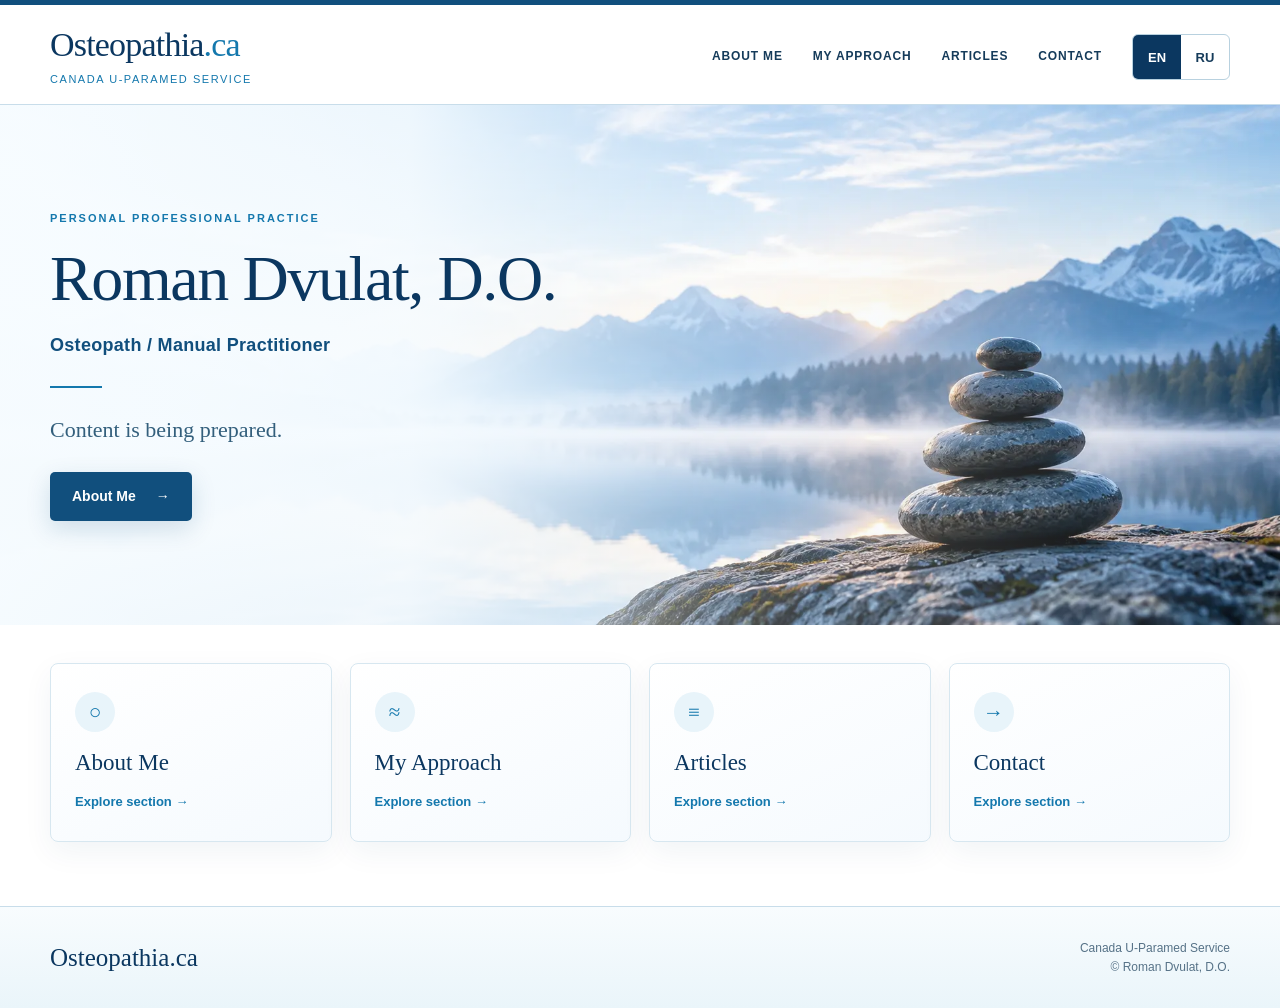
<file: index.html>
<!doctype html>
<html lang="en">
<head>
  <meta charset="utf-8">
  <meta name="viewport" content="width=device-width, initial-scale=1">
  <title>Roman Dvulat, D.O. | Osteopathia.ca</title>
  <meta name="description" content="Home — Osteopathia.ca. Page description to be added.">
  <link rel="preload" href="./assets/images/hero-home.webp" as="image" type="image/webp">
  <link rel="stylesheet" href="./assets/style.css">
  <link rel="icon" href="./assets/favicon.svg" type="image/svg+xml">
</head>
<body>
<a class="skip-link" href="#main">Skip to content</a>
<header class="site-header"><div class="header-top wrap">
  <a class="brand" href="./"><span class="brand-name">Osteopathia<span>.ca</span></span><span class="brand-service">Canada U-Paramed Service</span></a>
  <div class="header-actions"><nav class="main-nav" aria-label="Main navigation"><a href="about/">About Me</a><a href="approach/">My Approach</a><a href="articles/">Articles</a><a href="contact/">Contact</a></nav>
  <nav class="language" aria-label="Language"><a href="./" lang="en" hreflang="en" aria-current="true">EN</a><span>|</span><a href="ru/" lang="ru" hreflang="ru" >RU</a></nav></div>
</div></header>
<main id="main" tabindex="-1"><section class="hero"><img class="hero-media" src="./assets/images/hero-home.webp" alt="" width="1983" height="793"><div class="hero-inner"><div class="hero-copy"><p class="eyebrow">Personal professional practice</p><h1>Roman Dvulat, D.O.</h1><p class="profession">Osteopath / Manual Practitioner</p><div class="short-rule"></div><p class="intro">Content is being prepared.</p><a class="button" href="about/">About Me <span aria-hidden="true">→</span></a></div></div></section><section class="home-sections wrap"><nav class="section-links" aria-label="Explore the website"><a class="section-card" href="about/"><span class="card-icon" aria-hidden="true">○</span><strong>About Me</strong><span>Explore section →</span></a><a class="section-card" href="approach/"><span class="card-icon" aria-hidden="true">≈</span><strong>My Approach</strong><span>Explore section →</span></a><a class="section-card" href="articles/"><span class="card-icon" aria-hidden="true">≡</span><strong>Articles</strong><span>Explore section →</span></a><a class="section-card" href="contact/"><span class="card-icon" aria-hidden="true">→</span><strong>Contact</strong><span>Explore section →</span></a></nav></section></main>
<footer class="site-footer"><div class="wrap footer-inner"><span class="footer-brand">Osteopathia.ca</span><span class="footer-note"><span>Canada U-Paramed Service</span><span>© Roman Dvulat, D.O.</span></span></div></footer>
</body>
</html>
</file>
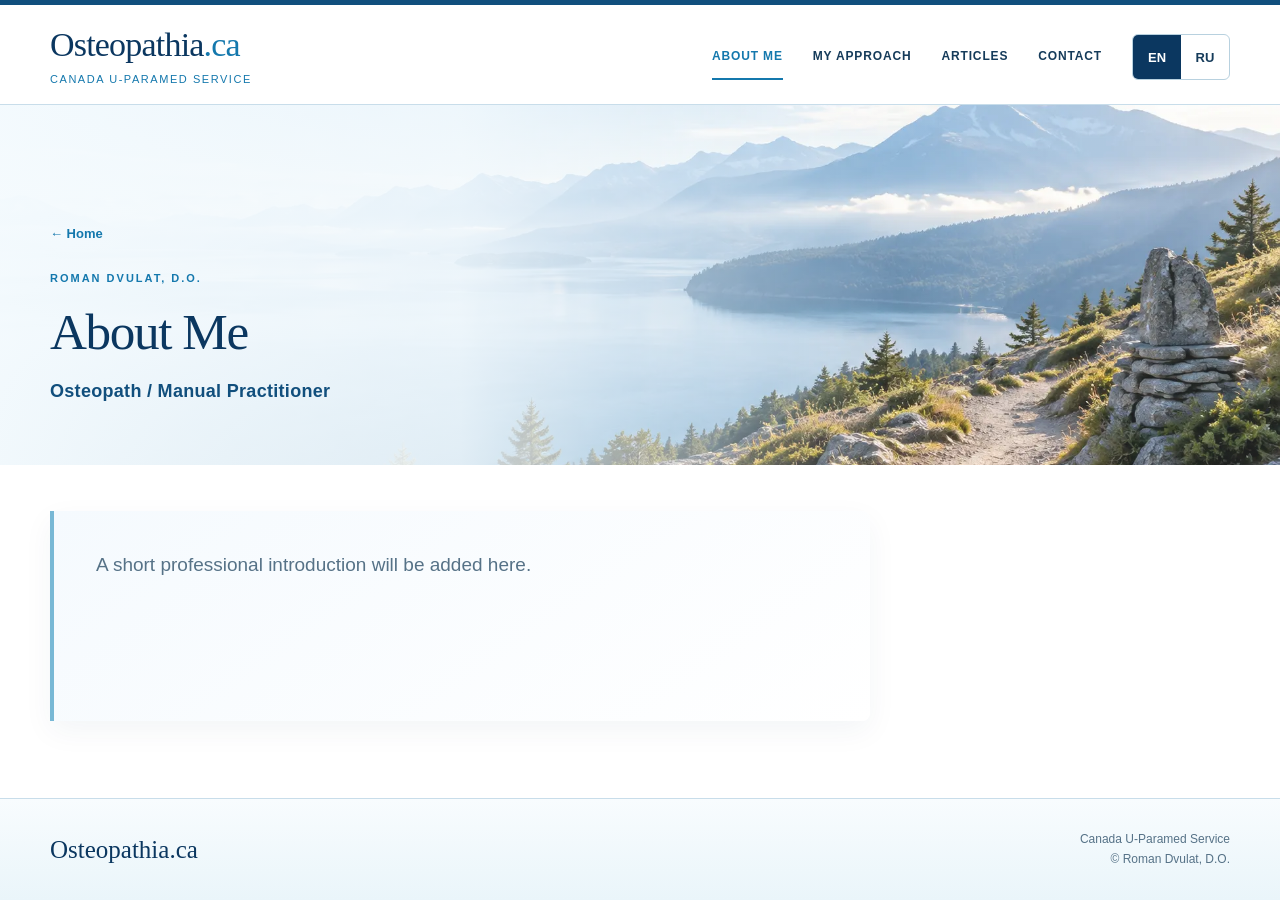
<file: about/index.html>
<!doctype html>
<html lang="en">
<head>
  <meta charset="utf-8">
  <meta name="viewport" content="width=device-width, initial-scale=1">
  <title>About Me | Osteopathia.ca</title>
  <meta name="description" content="About Me — Osteopathia.ca. Page description to be added.">
  <link rel="preload" href="../assets/images/hero-about.webp" as="image" type="image/webp">
  <link rel="stylesheet" href="../assets/style.css">
  <link rel="icon" href="../assets/favicon.svg" type="image/svg+xml">
</head>
<body>
<a class="skip-link" href="#main">Skip to content</a>
<header class="site-header"><div class="header-top wrap">
  <a class="brand" href="../"><span class="brand-name">Osteopathia<span>.ca</span></span><span class="brand-service">Canada U-Paramed Service</span></a>
  <div class="header-actions"><nav class="main-nav" aria-label="Main navigation"><a href="./" aria-current="page">About Me</a><a href="../approach/">My Approach</a><a href="../articles/">Articles</a><a href="../contact/">Contact</a></nav>
  <nav class="language" aria-label="Language"><a href="./" lang="en" hreflang="en" aria-current="true">EN</a><span>|</span><a href="../ru/about/" lang="ru" hreflang="ru" >RU</a></nav></div>
</div></header>
<main id="main" tabindex="-1"><section class="page-hero"><img class="hero-media" src="../assets/images/hero-about.webp" alt="" width="2000" height="800"><div class="page-hero-inner"><a class="back-link" href="../">← Home</a><p class="eyebrow">Roman Dvulat, D.O.</p><h1>About Me</h1><p class="profession">Osteopath / Manual Practitioner</p></div></section><section class="page-body wrap"><div class="content-panel"><p>A short professional introduction will be added here.</p></div></section></main>
<footer class="site-footer"><div class="wrap footer-inner"><span class="footer-brand">Osteopathia.ca</span><span class="footer-note"><span>Canada U-Paramed Service</span><span>© Roman Dvulat, D.O.</span></span></div></footer>
</body>
</html>
</file>
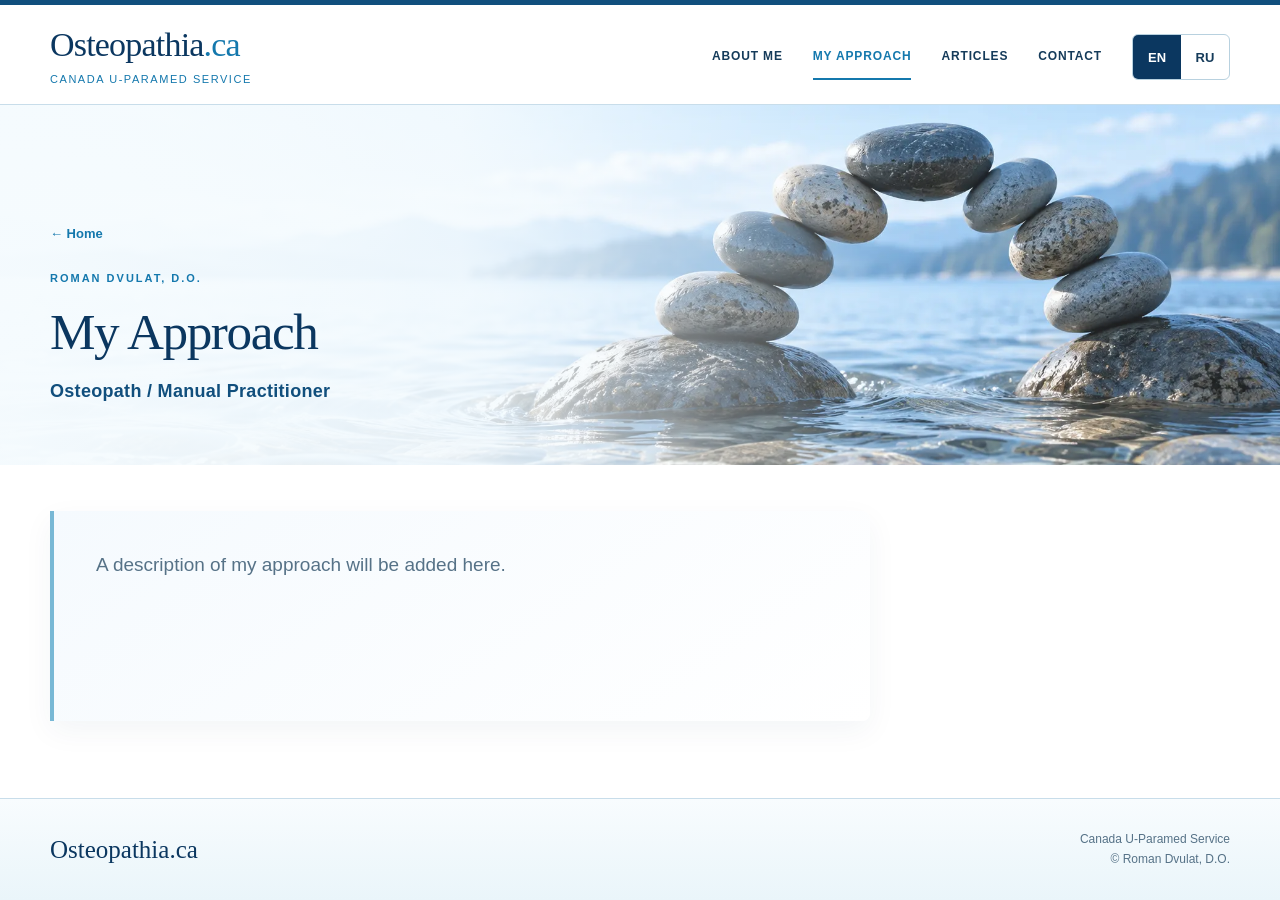
<file: approach/index.html>
<!doctype html>
<html lang="en">
<head>
  <meta charset="utf-8">
  <meta name="viewport" content="width=device-width, initial-scale=1">
  <title>My Approach | Osteopathia.ca</title>
  <meta name="description" content="My Approach — Osteopathia.ca. Page description to be added.">
  <link rel="preload" href="../assets/images/hero-approach.webp" as="image" type="image/webp">
  <link rel="stylesheet" href="../assets/style.css">
  <link rel="icon" href="../assets/favicon.svg" type="image/svg+xml">
</head>
<body>
<a class="skip-link" href="#main">Skip to content</a>
<header class="site-header"><div class="header-top wrap">
  <a class="brand" href="../"><span class="brand-name">Osteopathia<span>.ca</span></span><span class="brand-service">Canada U-Paramed Service</span></a>
  <div class="header-actions"><nav class="main-nav" aria-label="Main navigation"><a href="../about/">About Me</a><a href="./" aria-current="page">My Approach</a><a href="../articles/">Articles</a><a href="../contact/">Contact</a></nav>
  <nav class="language" aria-label="Language"><a href="./" lang="en" hreflang="en" aria-current="true">EN</a><span>|</span><a href="../ru/approach/" lang="ru" hreflang="ru" >RU</a></nav></div>
</div></header>
<main id="main" tabindex="-1"><section class="page-hero"><img class="hero-media" src="../assets/images/hero-approach.webp" alt="" width="2000" height="800"><div class="page-hero-inner"><a class="back-link" href="../">← Home</a><p class="eyebrow">Roman Dvulat, D.O.</p><h1>My Approach</h1><p class="profession">Osteopath / Manual Practitioner</p></div></section><section class="page-body wrap"><div class="content-panel"><p>A description of my approach will be added here.</p></div></section></main>
<footer class="site-footer"><div class="wrap footer-inner"><span class="footer-brand">Osteopathia.ca</span><span class="footer-note"><span>Canada U-Paramed Service</span><span>© Roman Dvulat, D.O.</span></span></div></footer>
</body>
</html>
</file>
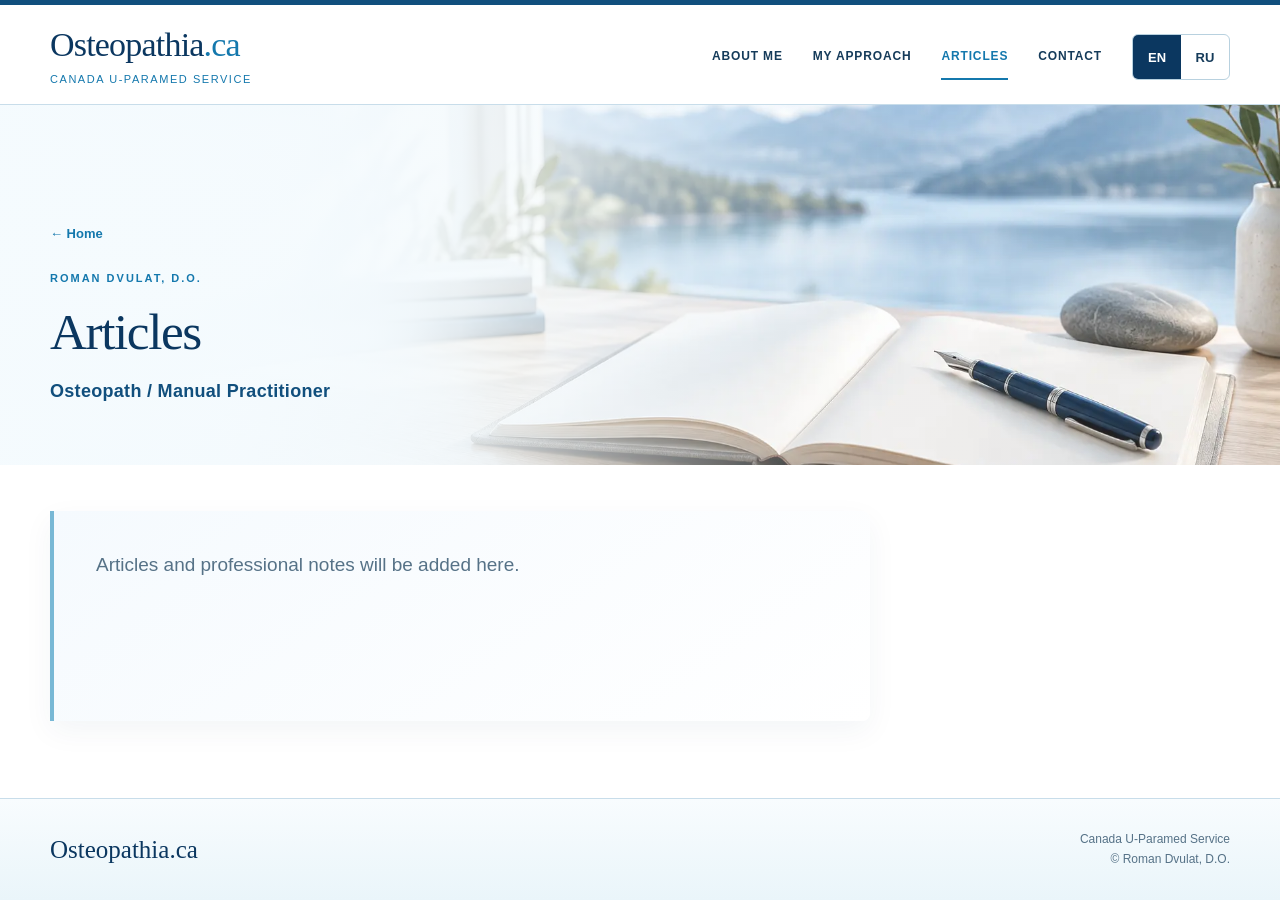
<file: articles/index.html>
<!doctype html>
<html lang="en">
<head>
  <meta charset="utf-8">
  <meta name="viewport" content="width=device-width, initial-scale=1">
  <title>Articles | Osteopathia.ca</title>
  <meta name="description" content="Articles — Osteopathia.ca. Page description to be added.">
  <link rel="preload" href="../assets/images/hero-articles.webp" as="image" type="image/webp">
  <link rel="stylesheet" href="../assets/style.css">
  <link rel="icon" href="../assets/favicon.svg" type="image/svg+xml">
</head>
<body>
<a class="skip-link" href="#main">Skip to content</a>
<header class="site-header"><div class="header-top wrap">
  <a class="brand" href="../"><span class="brand-name">Osteopathia<span>.ca</span></span><span class="brand-service">Canada U-Paramed Service</span></a>
  <div class="header-actions"><nav class="main-nav" aria-label="Main navigation"><a href="../about/">About Me</a><a href="../approach/">My Approach</a><a href="./" aria-current="page">Articles</a><a href="../contact/">Contact</a></nav>
  <nav class="language" aria-label="Language"><a href="./" lang="en" hreflang="en" aria-current="true">EN</a><span>|</span><a href="../ru/articles/" lang="ru" hreflang="ru" >RU</a></nav></div>
</div></header>
<main id="main" tabindex="-1"><section class="page-hero"><img class="hero-media" src="../assets/images/hero-articles.webp" alt="" width="2000" height="800"><div class="page-hero-inner"><a class="back-link" href="../">← Home</a><p class="eyebrow">Roman Dvulat, D.O.</p><h1>Articles</h1><p class="profession">Osteopath / Manual Practitioner</p></div></section><section class="page-body wrap"><div class="content-panel"><p>Articles and professional notes will be added here.</p></div></section></main>
<footer class="site-footer"><div class="wrap footer-inner"><span class="footer-brand">Osteopathia.ca</span><span class="footer-note"><span>Canada U-Paramed Service</span><span>© Roman Dvulat, D.O.</span></span></div></footer>
</body>
</html>
</file>
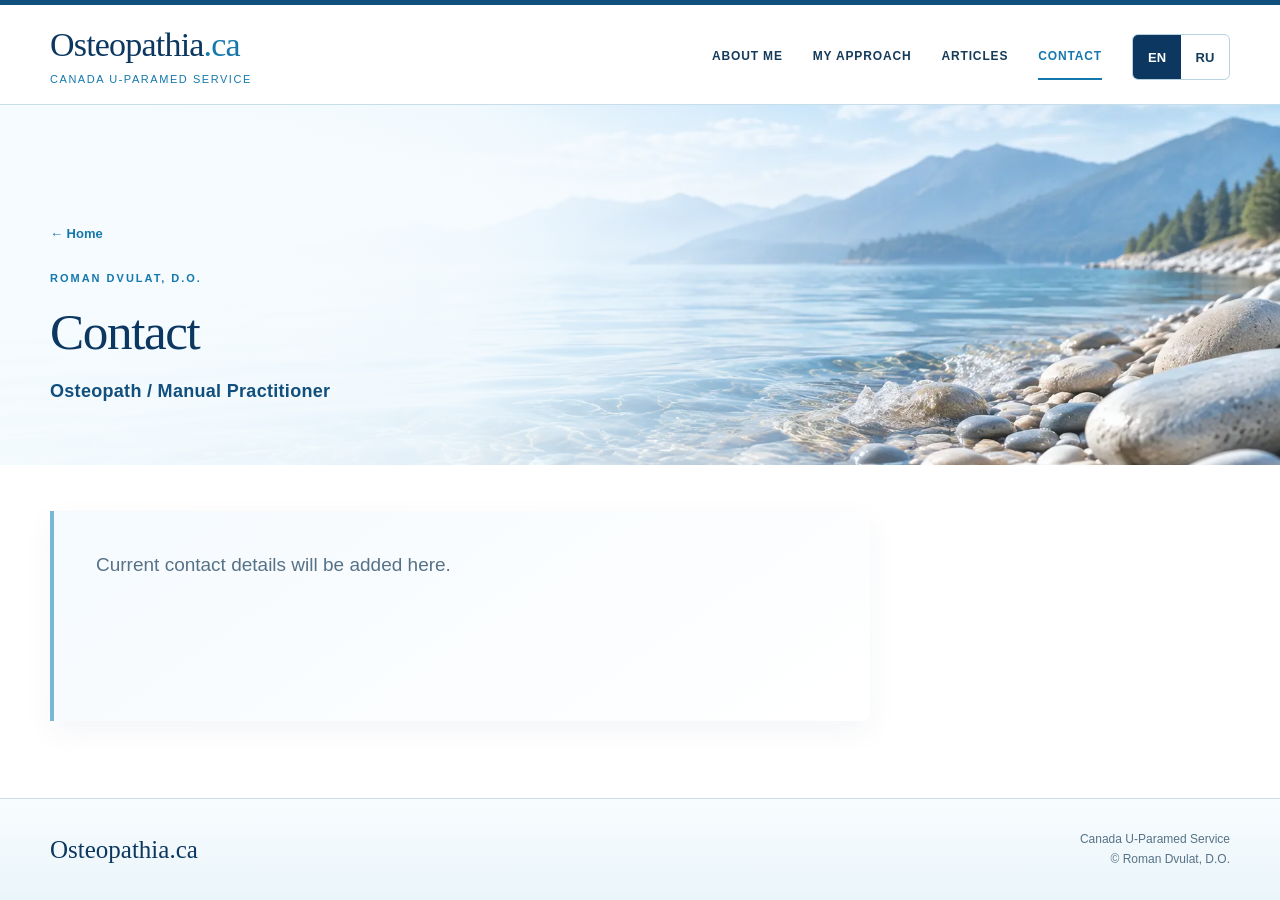
<file: contact/index.html>
<!doctype html>
<html lang="en">
<head>
  <meta charset="utf-8">
  <meta name="viewport" content="width=device-width, initial-scale=1">
  <title>Contact | Osteopathia.ca</title>
  <meta name="description" content="Contact — Osteopathia.ca. Page description to be added.">
  <link rel="preload" href="../assets/images/hero-contact.webp" as="image" type="image/webp">
  <link rel="stylesheet" href="../assets/style.css">
  <link rel="icon" href="../assets/favicon.svg" type="image/svg+xml">
</head>
<body>
<a class="skip-link" href="#main">Skip to content</a>
<header class="site-header"><div class="header-top wrap">
  <a class="brand" href="../"><span class="brand-name">Osteopathia<span>.ca</span></span><span class="brand-service">Canada U-Paramed Service</span></a>
  <div class="header-actions"><nav class="main-nav" aria-label="Main navigation"><a href="../about/">About Me</a><a href="../approach/">My Approach</a><a href="../articles/">Articles</a><a href="./" aria-current="page">Contact</a></nav>
  <nav class="language" aria-label="Language"><a href="./" lang="en" hreflang="en" aria-current="true">EN</a><span>|</span><a href="../ru/" lang="ru" hreflang="ru" >RU</a></nav></div>
</div></header>
<main id="main" tabindex="-1"><section class="page-hero"><img class="hero-media" src="../assets/images/hero-contact.webp" alt="" width="2000" height="800"><div class="page-hero-inner"><a class="back-link" href="../">← Home</a><p class="eyebrow">Roman Dvulat, D.O.</p><h1>Contact</h1><p class="profession">Osteopath / Manual Practitioner</p></div></section><section class="page-body wrap"><div class="content-panel"><p>Current contact details will be added here.</p></div></section></main>
<footer class="site-footer"><div class="wrap footer-inner"><span class="footer-brand">Osteopathia.ca</span><span class="footer-note"><span>Canada U-Paramed Service</span><span>© Roman Dvulat, D.O.</span></span></div></footer>
</body>
</html>
</file>
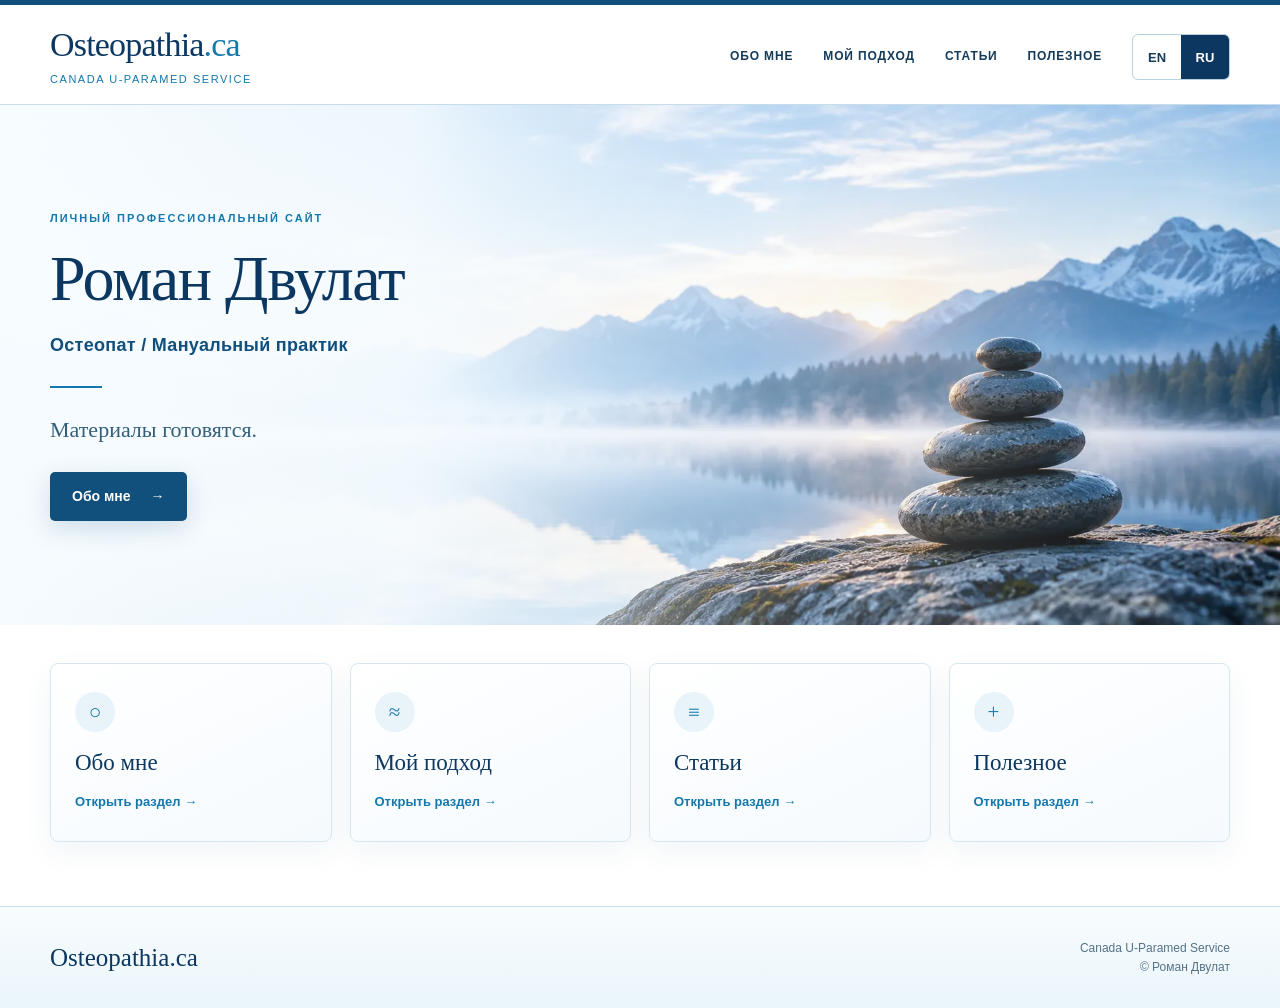
<file: ru/index.html>
<!doctype html>
<html lang="ru">
<head>
  <meta charset="utf-8">
  <meta name="viewport" content="width=device-width, initial-scale=1">
  <title>Роман Двулат | Osteopathia.ca</title>
  <meta name="description" content="Главная — Osteopathia.ca. Описание страницы будет добавлено.">
  <link rel="preload" href="../assets/images/hero-home.webp" as="image" type="image/webp">
  <link rel="stylesheet" href="../assets/style.css">
  <link rel="icon" href="../assets/favicon.svg" type="image/svg+xml">
</head>
<body>
<a class="skip-link" href="#main">Перейти к содержанию</a>
<header class="site-header"><div class="header-top wrap">
  <a class="brand" href="./"><span class="brand-name">Osteopathia<span>.ca</span></span><span class="brand-service">Canada U-Paramed Service</span></a>
  <div class="header-actions"><nav class="main-nav" aria-label="Основная навигация"><a href="about/">Обо мне</a><a href="approach/">Мой подход</a><a href="articles/">Статьи</a><a href="useful/">Полезное</a></nav>
  <nav class="language" aria-label="Язык"><a href="../" lang="en" hreflang="en" >EN</a><span>|</span><a href="./" lang="ru" hreflang="ru" aria-current="true">RU</a></nav></div>
</div></header>
<main id="main" tabindex="-1"><section class="hero"><img class="hero-media" src="../assets/images/hero-home.webp" alt="" width="1983" height="793"><div class="hero-inner"><div class="hero-copy"><p class="eyebrow">Личный профессиональный сайт</p><h1>Роман Двулат</h1><p class="profession">Остеопат / Мануальный практик</p><div class="short-rule"></div><p class="intro">Материалы готовятся.</p><a class="button" href="about/">Обо мне <span aria-hidden="true">→</span></a></div></div></section><section class="home-sections wrap"><nav class="section-links" aria-label="Разделы сайта"><a class="section-card" href="about/"><span class="card-icon" aria-hidden="true">○</span><strong>Обо мне</strong><span>Открыть раздел →</span></a><a class="section-card" href="approach/"><span class="card-icon" aria-hidden="true">≈</span><strong>Мой подход</strong><span>Открыть раздел →</span></a><a class="section-card" href="articles/"><span class="card-icon" aria-hidden="true">≡</span><strong>Статьи</strong><span>Открыть раздел →</span></a><a class="section-card" href="useful/"><span class="card-icon" aria-hidden="true">+</span><strong>Полезное</strong><span>Открыть раздел →</span></a></nav></section></main>
<footer class="site-footer"><div class="wrap footer-inner"><span class="footer-brand">Osteopathia.ca</span><span class="footer-note"><span>Canada U-Paramed Service</span><span>© Роман Двулат</span></span></div></footer>
</body>
</html>
</file>
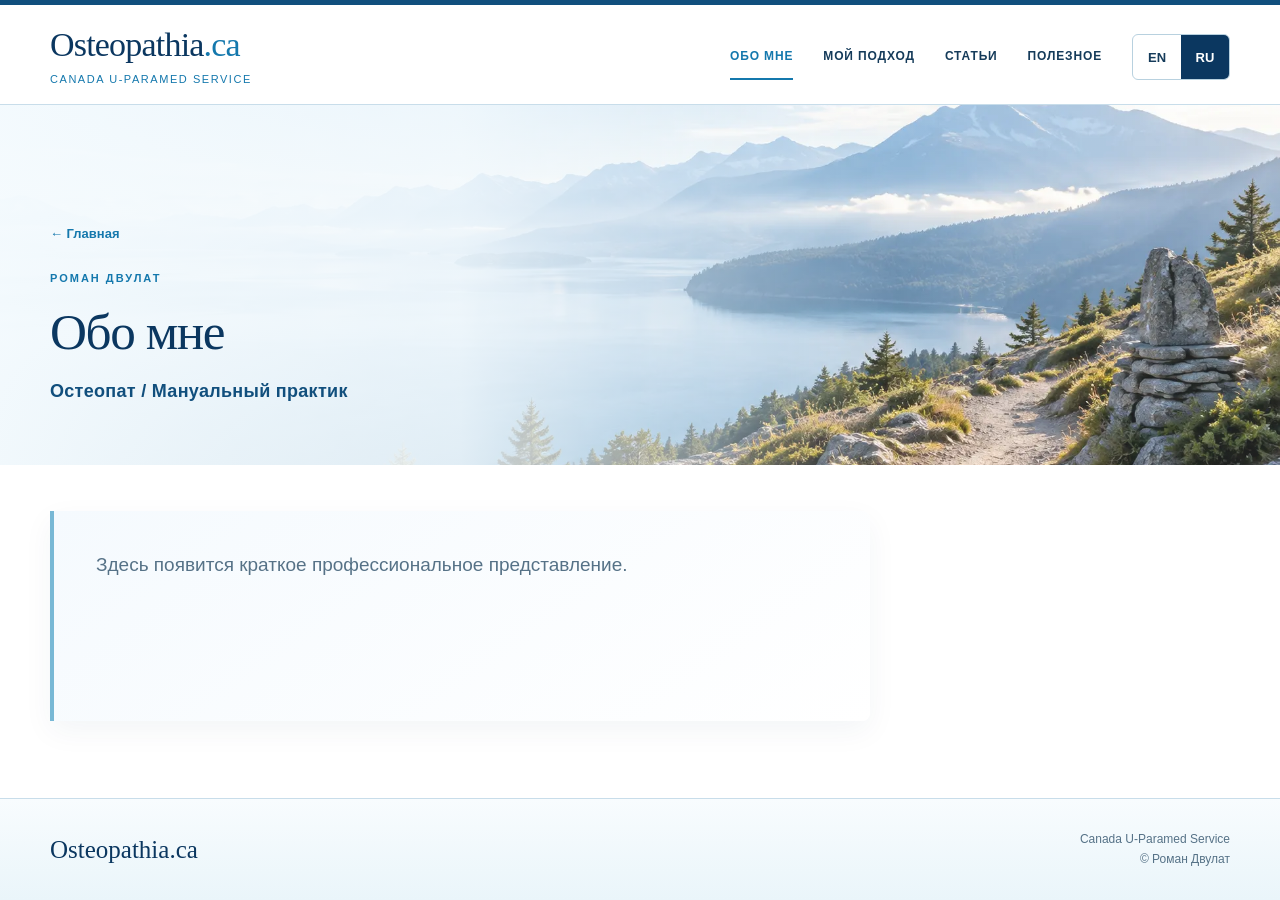
<file: ru/about/index.html>
<!doctype html>
<html lang="ru">
<head>
  <meta charset="utf-8">
  <meta name="viewport" content="width=device-width, initial-scale=1">
  <title>Обо мне | Osteopathia.ca</title>
  <meta name="description" content="Обо мне — Osteopathia.ca. Описание страницы будет добавлено.">
  <link rel="preload" href="../../assets/images/hero-about.webp" as="image" type="image/webp">
  <link rel="stylesheet" href="../../assets/style.css">
  <link rel="icon" href="../../assets/favicon.svg" type="image/svg+xml">
</head>
<body>
<a class="skip-link" href="#main">Перейти к содержанию</a>
<header class="site-header"><div class="header-top wrap">
  <a class="brand" href="../"><span class="brand-name">Osteopathia<span>.ca</span></span><span class="brand-service">Canada U-Paramed Service</span></a>
  <div class="header-actions"><nav class="main-nav" aria-label="Основная навигация"><a href="./" aria-current="page">Обо мне</a><a href="../approach/">Мой подход</a><a href="../articles/">Статьи</a><a href="../useful/">Полезное</a></nav>
  <nav class="language" aria-label="Язык"><a href="../../about/" lang="en" hreflang="en" >EN</a><span>|</span><a href="./" lang="ru" hreflang="ru" aria-current="true">RU</a></nav></div>
</div></header>
<main id="main" tabindex="-1"><section class="page-hero"><img class="hero-media" src="../../assets/images/hero-about.webp" alt="" width="2000" height="800"><div class="page-hero-inner"><a class="back-link" href="../">← Главная</a><p class="eyebrow">Роман Двулат</p><h1>Обо мне</h1><p class="profession">Остеопат / Мануальный практик</p></div></section><section class="page-body wrap"><div class="content-panel"><p>Здесь появится краткое профессиональное представление.</p></div></section></main>
<footer class="site-footer"><div class="wrap footer-inner"><span class="footer-brand">Osteopathia.ca</span><span class="footer-note"><span>Canada U-Paramed Service</span><span>© Роман Двулат</span></span></div></footer>
</body>
</html>
</file>
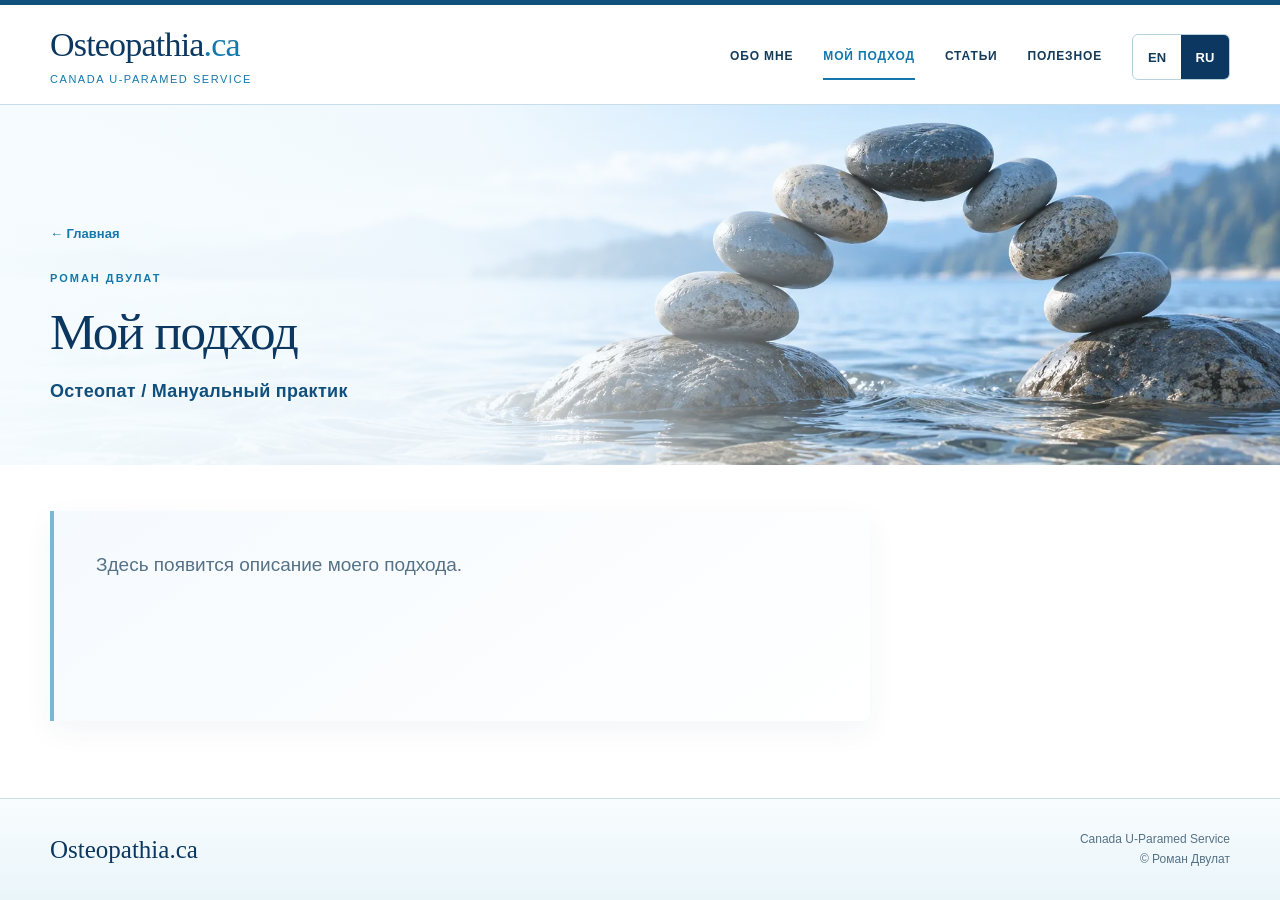
<file: ru/approach/index.html>
<!doctype html>
<html lang="ru">
<head>
  <meta charset="utf-8">
  <meta name="viewport" content="width=device-width, initial-scale=1">
  <title>Мой подход | Osteopathia.ca</title>
  <meta name="description" content="Мой подход — Osteopathia.ca. Описание страницы будет добавлено.">
  <link rel="preload" href="../../assets/images/hero-approach.webp" as="image" type="image/webp">
  <link rel="stylesheet" href="../../assets/style.css">
  <link rel="icon" href="../../assets/favicon.svg" type="image/svg+xml">
</head>
<body>
<a class="skip-link" href="#main">Перейти к содержанию</a>
<header class="site-header"><div class="header-top wrap">
  <a class="brand" href="../"><span class="brand-name">Osteopathia<span>.ca</span></span><span class="brand-service">Canada U-Paramed Service</span></a>
  <div class="header-actions"><nav class="main-nav" aria-label="Основная навигация"><a href="../about/">Обо мне</a><a href="./" aria-current="page">Мой подход</a><a href="../articles/">Статьи</a><a href="../useful/">Полезное</a></nav>
  <nav class="language" aria-label="Язык"><a href="../../approach/" lang="en" hreflang="en" >EN</a><span>|</span><a href="./" lang="ru" hreflang="ru" aria-current="true">RU</a></nav></div>
</div></header>
<main id="main" tabindex="-1"><section class="page-hero"><img class="hero-media" src="../../assets/images/hero-approach.webp" alt="" width="2000" height="800"><div class="page-hero-inner"><a class="back-link" href="../">← Главная</a><p class="eyebrow">Роман Двулат</p><h1>Мой подход</h1><p class="profession">Остеопат / Мануальный практик</p></div></section><section class="page-body wrap"><div class="content-panel"><p>Здесь появится описание моего подхода.</p></div></section></main>
<footer class="site-footer"><div class="wrap footer-inner"><span class="footer-brand">Osteopathia.ca</span><span class="footer-note"><span>Canada U-Paramed Service</span><span>© Роман Двулат</span></span></div></footer>
</body>
</html>
</file>
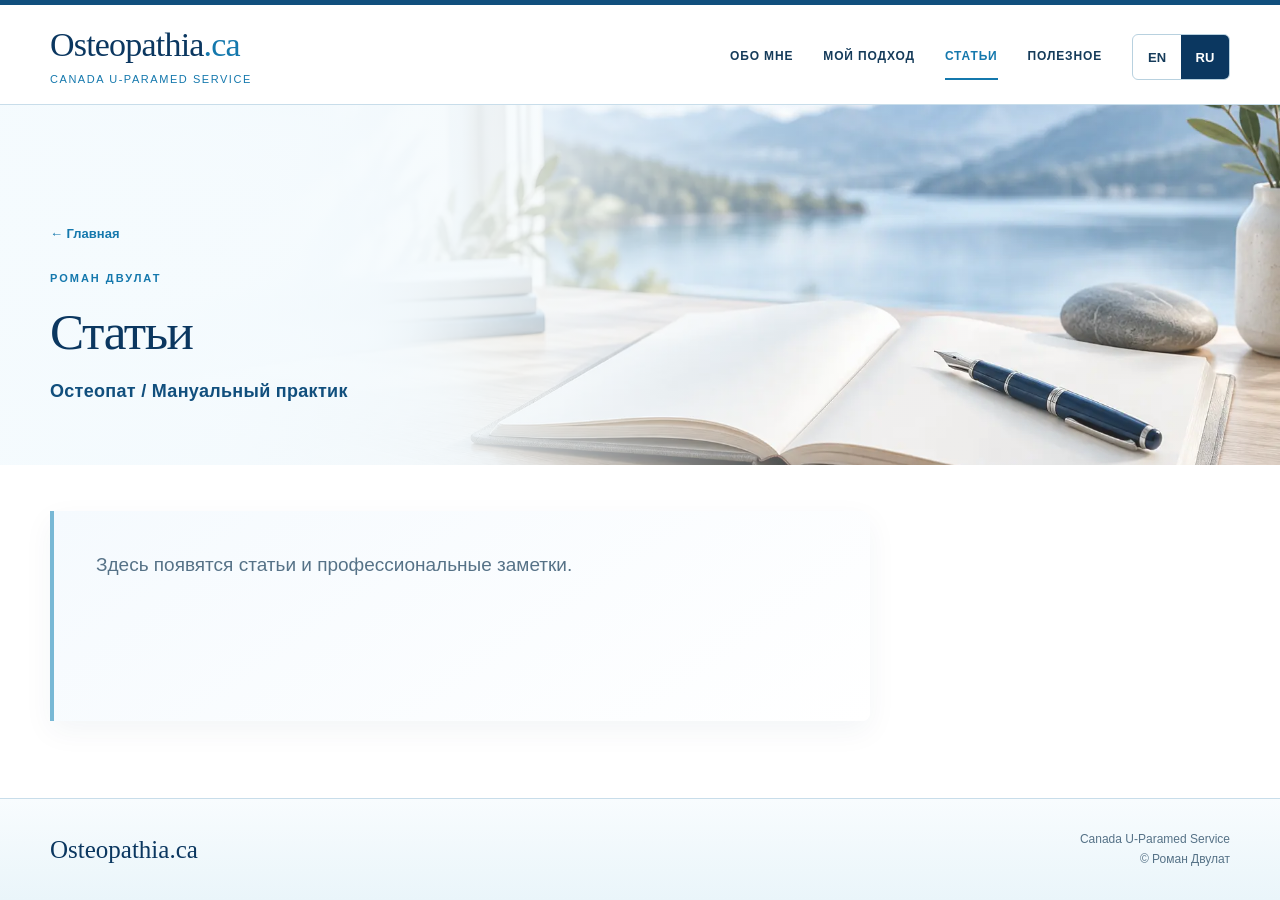
<file: ru/articles/index.html>
<!doctype html>
<html lang="ru">
<head>
  <meta charset="utf-8">
  <meta name="viewport" content="width=device-width, initial-scale=1">
  <title>Статьи | Osteopathia.ca</title>
  <meta name="description" content="Статьи — Osteopathia.ca. Описание страницы будет добавлено.">
  <link rel="preload" href="../../assets/images/hero-articles.webp" as="image" type="image/webp">
  <link rel="stylesheet" href="../../assets/style.css">
  <link rel="icon" href="../../assets/favicon.svg" type="image/svg+xml">
</head>
<body>
<a class="skip-link" href="#main">Перейти к содержанию</a>
<header class="site-header"><div class="header-top wrap">
  <a class="brand" href="../"><span class="brand-name">Osteopathia<span>.ca</span></span><span class="brand-service">Canada U-Paramed Service</span></a>
  <div class="header-actions"><nav class="main-nav" aria-label="Основная навигация"><a href="../about/">Обо мне</a><a href="../approach/">Мой подход</a><a href="./" aria-current="page">Статьи</a><a href="../useful/">Полезное</a></nav>
  <nav class="language" aria-label="Язык"><a href="../../articles/" lang="en" hreflang="en" >EN</a><span>|</span><a href="./" lang="ru" hreflang="ru" aria-current="true">RU</a></nav></div>
</div></header>
<main id="main" tabindex="-1"><section class="page-hero"><img class="hero-media" src="../../assets/images/hero-articles.webp" alt="" width="2000" height="800"><div class="page-hero-inner"><a class="back-link" href="../">← Главная</a><p class="eyebrow">Роман Двулат</p><h1>Статьи</h1><p class="profession">Остеопат / Мануальный практик</p></div></section><section class="page-body wrap"><div class="content-panel"><p>Здесь появятся статьи и профессиональные заметки.</p></div></section></main>
<footer class="site-footer"><div class="wrap footer-inner"><span class="footer-brand">Osteopathia.ca</span><span class="footer-note"><span>Canada U-Paramed Service</span><span>© Роман Двулат</span></span></div></footer>
</body>
</html>
</file>
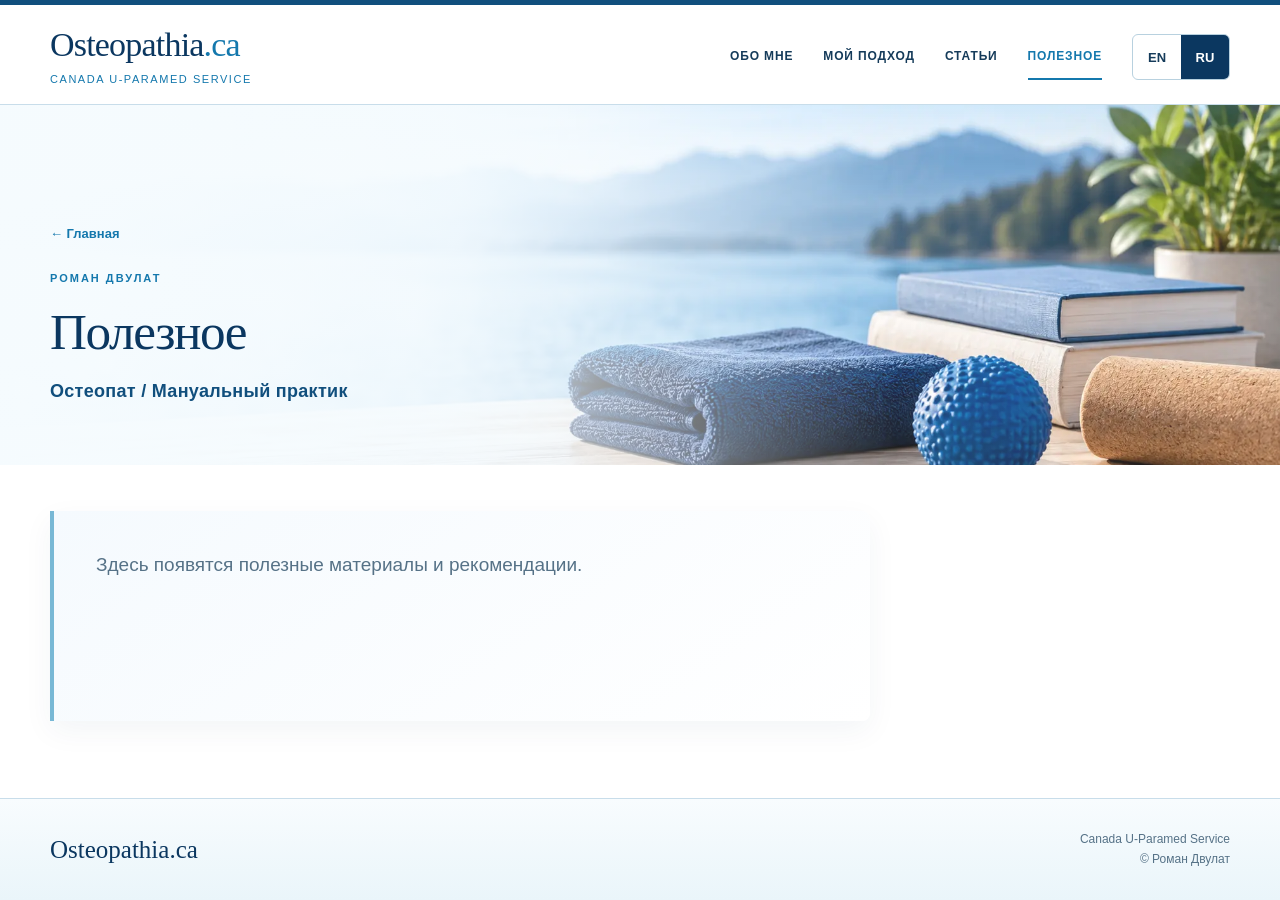
<file: ru/useful/index.html>
<!doctype html>
<html lang="ru">
<head>
  <meta charset="utf-8">
  <meta name="viewport" content="width=device-width, initial-scale=1">
  <title>Полезное | Osteopathia.ca</title>
  <meta name="description" content="Полезное — Osteopathia.ca. Описание страницы будет добавлено.">
  <link rel="preload" href="../../assets/images/hero-useful.webp" as="image" type="image/webp">
  <link rel="stylesheet" href="../../assets/style.css">
  <link rel="icon" href="../../assets/favicon.svg" type="image/svg+xml">
</head>
<body>
<a class="skip-link" href="#main">Перейти к содержанию</a>
<header class="site-header"><div class="header-top wrap">
  <a class="brand" href="../"><span class="brand-name">Osteopathia<span>.ca</span></span><span class="brand-service">Canada U-Paramed Service</span></a>
  <div class="header-actions"><nav class="main-nav" aria-label="Основная навигация"><a href="../about/">Обо мне</a><a href="../approach/">Мой подход</a><a href="../articles/">Статьи</a><a href="./" aria-current="page">Полезное</a></nav>
  <nav class="language" aria-label="Язык"><a href="../../" lang="en" hreflang="en" >EN</a><span>|</span><a href="./" lang="ru" hreflang="ru" aria-current="true">RU</a></nav></div>
</div></header>
<main id="main" tabindex="-1"><section class="page-hero"><img class="hero-media" src="../../assets/images/hero-useful.webp" alt="" width="2000" height="800"><div class="page-hero-inner"><a class="back-link" href="../">← Главная</a><p class="eyebrow">Роман Двулат</p><h1>Полезное</h1><p class="profession">Остеопат / Мануальный практик</p></div></section><section class="page-body wrap"><div class="content-panel"><p>Здесь появятся полезные материалы и рекомендации.</p></div></section></main>
<footer class="site-footer"><div class="wrap footer-inner"><span class="footer-brand">Osteopathia.ca</span><span class="footer-note"><span>Canada U-Paramed Service</span><span>© Роман Двулат</span></span></div></footer>
</body>
</html>
</file>
<file: assets/style.css>
:root{--navy:#0b3760;--navy-2:#114f7d;--blue:#1478ad;--sky:#e8f4fa;--mist:#f5fafe;--line:#c8ddea;--ink:#153b5a;--muted:#567287;--paper:#fff;--width:1180px;--shadow:0 18px 50px rgba(12,55,94,.12)}
*{box-sizing:border-box}html{color-scheme:light;scroll-behavior:smooth}body{margin:0;background:var(--paper);color:var(--ink);font-family:Arial,Helvetica,sans-serif;font-size:17px;line-height:1.65;min-height:100vh;display:flex;flex-direction:column}img{max-width:100%;display:block}a{color:inherit;text-underline-offset:5px}a:hover{color:var(--blue)}a:focus-visible{outline:3px solid #43a4d1;outline-offset:4px;border-radius:4px}.wrap{width:min(var(--width),calc(100% - 56px));margin-inline:auto}.skip-link{position:absolute;top:-100px;left:16px;padding:12px 16px;background:#fff;z-index:100}.skip-link:focus{top:8px}
.site-header{background:rgba(255,255,255,.97);border-top:5px solid var(--navy-2);border-bottom:1px solid var(--line);position:relative;z-index:10}.header-top{display:flex;align-items:center;justify-content:space-between;gap:28px;padding-block:22px 16px}.brand{text-decoration:none;display:flex;flex-direction:column;min-width:max-content}.brand-name{font-family:Georgia,'Times New Roman',serif;font-size:34px;line-height:1.08;letter-spacing:-.8px;color:var(--navy)}.brand-name span{color:var(--blue)}.brand-service{font-size:11px;letter-spacing:1.55px;color:var(--blue);text-transform:uppercase;margin-top:6px}.header-actions{display:flex;align-items:center;gap:30px}.main-nav{display:flex;align-items:center;gap:30px}.main-nav a{text-transform:uppercase;letter-spacing:.85px;text-decoration:none;font-size:12px;font-weight:700;padding:12px 0;border-bottom:2px solid transparent;white-space:nowrap}.main-nav a:hover,.main-nav [aria-current=page]{color:var(--blue);border-bottom-color:var(--blue)}.language{display:flex;align-items:center;border:1px solid #b8d1df;border-radius:6px;overflow:hidden;font-size:13px;flex-shrink:0}.language a{display:grid;place-items:center;min-width:48px;min-height:44px;text-decoration:none;font-weight:700}.language [aria-current]{background:var(--navy);color:#fff}.language>span{display:none}
main{flex:1}.hero{position:relative;min-height:520px;display:flex;align-items:center;background:var(--sky);overflow:hidden}.hero-media{position:absolute;inset:0;width:100%;height:100%;object-fit:cover;object-position:center}.hero::after{content:"";position:absolute;inset:0;background:linear-gradient(90deg,rgba(247,252,255,.98) 0%,rgba(247,252,255,.9) 32%,rgba(247,252,255,.28) 58%,rgba(5,40,70,.05) 100%)}.hero-inner{position:relative;z-index:1;width:min(var(--width),calc(100% - 56px));margin-inline:auto;padding-block:76px}.hero-copy{max-width:540px}.eyebrow{font-size:11px;text-transform:uppercase;letter-spacing:2px;color:var(--blue);margin:0 0 18px;font-weight:700}.hero h1,.page-hero h1{font-family:Georgia,'Times New Roman',serif;font-weight:400;color:var(--navy);font-size:clamp(40px,5vw,66px);line-height:1.06;letter-spacing:-1.4px;margin:0 0 18px}.profession{font-size:18px;color:var(--navy-2);margin:0;font-weight:700;letter-spacing:.3px}.short-rule{width:52px;height:2px;background:var(--blue);margin:25px 0}.intro{font-family:Georgia,'Times New Roman',serif;font-size:22px;line-height:1.5;color:#335f7c;margin:0 0 26px}.button{display:inline-flex;align-items:center;gap:20px;background:var(--navy-2);color:#fff;text-decoration:none;padding:13px 22px;border-radius:5px;font-size:14px;font-weight:700;box-shadow:0 8px 24px rgba(15,75,119,.16)}.button:hover{background:var(--navy);color:#fff;transform:translateY(-1px)}
.home-sections{padding-block:38px 64px}.section-links{display:grid;grid-template-columns:repeat(4,1fr);gap:18px}.section-card{background:linear-gradient(155deg,#fff 0%,var(--mist) 100%);border:1px solid #d7e7f0;border-radius:8px;padding:28px 24px;text-decoration:none;min-height:178px;display:flex;flex-direction:column;box-shadow:0 10px 30px rgba(13,63,96,.06);transition:.2s ease}.section-card:hover{color:var(--navy);border-color:#9fc9dc;transform:translateY(-3px);box-shadow:var(--shadow)}.card-icon{width:40px;height:40px;border-radius:50%;display:grid;place-items:center;background:var(--sky);color:var(--blue);font-family:Georgia,serif;font-size:21px;margin-bottom:17px}.section-card strong{font-family:Georgia,'Times New Roman',serif;font-size:23px;font-weight:400;color:var(--navy);line-height:1.2}.section-card span:last-child{font-size:13px;color:var(--blue);margin-top:auto;padding-top:15px;font-weight:700}
.page-hero{position:relative;min-height:360px;display:flex;align-items:flex-end;background:var(--sky);overflow:hidden}.page-hero .hero-media{object-position:center}.page-hero::after{content:"";position:absolute;inset:0;background:linear-gradient(90deg,rgba(245,251,254,.98) 0%,rgba(245,251,254,.88) 36%,rgba(245,251,254,.12) 70%)}.page-hero-inner{position:relative;z-index:1;width:min(var(--width),calc(100% - 56px));margin-inline:auto;padding-block:58px}.page-hero h1{font-size:clamp(38px,4vw,58px);max-width:680px}.back-link{display:inline-block;margin-bottom:24px;font-size:13px;text-decoration:none;color:var(--blue);font-weight:700}.page-body{padding-block:46px 72px}.content-panel{background:linear-gradient(145deg,var(--mist),#fff);padding:38px 42px;min-height:210px;max-width:820px;border-left:4px solid #78b8d5;border-radius:0 8px 8px 0;box-shadow:0 10px 30px rgba(13,63,96,.05)}.content-panel p{margin:0;font-size:19px;color:var(--muted)}
.site-footer{margin-top:auto;border-top:1px solid var(--line);background:linear-gradient(180deg,#f8fcfe,#eaf5fa)}.footer-inner{display:flex;justify-content:space-between;align-items:flex-end;gap:30px;padding-block:30px}.footer-brand{font-family:Georgia,'Times New Roman',serif;font-size:25px;color:var(--navy)}.footer-note{font-size:12px;color:var(--muted);text-align:right}.footer-note span{display:block}
@media(max-width:960px){.header-top{align-items:flex-start}.header-actions{gap:16px}.main-nav{gap:18px;flex-wrap:wrap;justify-content:flex-end}.section-links{grid-template-columns:repeat(2,1fr)}.hero{min-height:500px}.hero::after{background:linear-gradient(90deg,rgba(247,252,255,.98),rgba(247,252,255,.83) 50%,rgba(247,252,255,.18))}}
@media(max-width:720px){.wrap,.hero-inner,.page-hero-inner{width:calc(100% - 36px)}.site-header{position:static}.header-top{display:grid;grid-template-columns:1fr auto;gap:14px;padding-block:17px 13px}.brand-name{font-size:28px}.brand-service{font-size:9px;letter-spacing:1px}.header-actions{grid-column:1/-1;display:grid;grid-template-columns:1fr auto;gap:12px;align-items:start}.main-nav{display:grid;grid-template-columns:repeat(2,minmax(0,1fr));gap:0 14px;justify-content:stretch}.main-nav a{min-height:42px;padding:11px 0;font-size:11px;white-space:normal}.language a{min-width:44px;min-height:42px}.hero{min-height:590px;align-items:flex-start}.hero-media{object-position:64% center}.hero::after{background:linear-gradient(180deg,rgba(247,252,255,.97) 0%,rgba(247,252,255,.88) 48%,rgba(247,252,255,.16) 78%)}.hero-inner{padding-block:50px}.hero-copy{max-width:100%}.hero h1{font-size:43px}.intro{font-size:20px}.home-sections{padding-block:24px 46px}.section-links{grid-template-columns:1fr;gap:12px}.section-card{min-height:145px;padding:22px}.page-hero{min-height:390px;align-items:flex-start}.page-hero .hero-media{object-position:63% center}.page-hero::after{background:linear-gradient(180deg,rgba(245,251,254,.98),rgba(245,251,254,.84) 55%,rgba(245,251,254,.16))}.page-hero-inner{padding-block:42px}.page-hero h1{font-size:42px}.page-body{padding-block:30px 50px}.content-panel{padding:28px 25px}.footer-inner{flex-direction:column;align-items:flex-start;gap:8px}.footer-note{text-align:left}}
@media(max-width:390px){.brand-name{font-size:25px}.header-actions{grid-template-columns:1fr}.language{width:max-content}.hero h1,.page-hero h1{font-size:37px}.profession{font-size:16px}}
@media(prefers-reduced-motion:reduce){*{scroll-behavior:auto!important;transition:none!important}}
</file>
